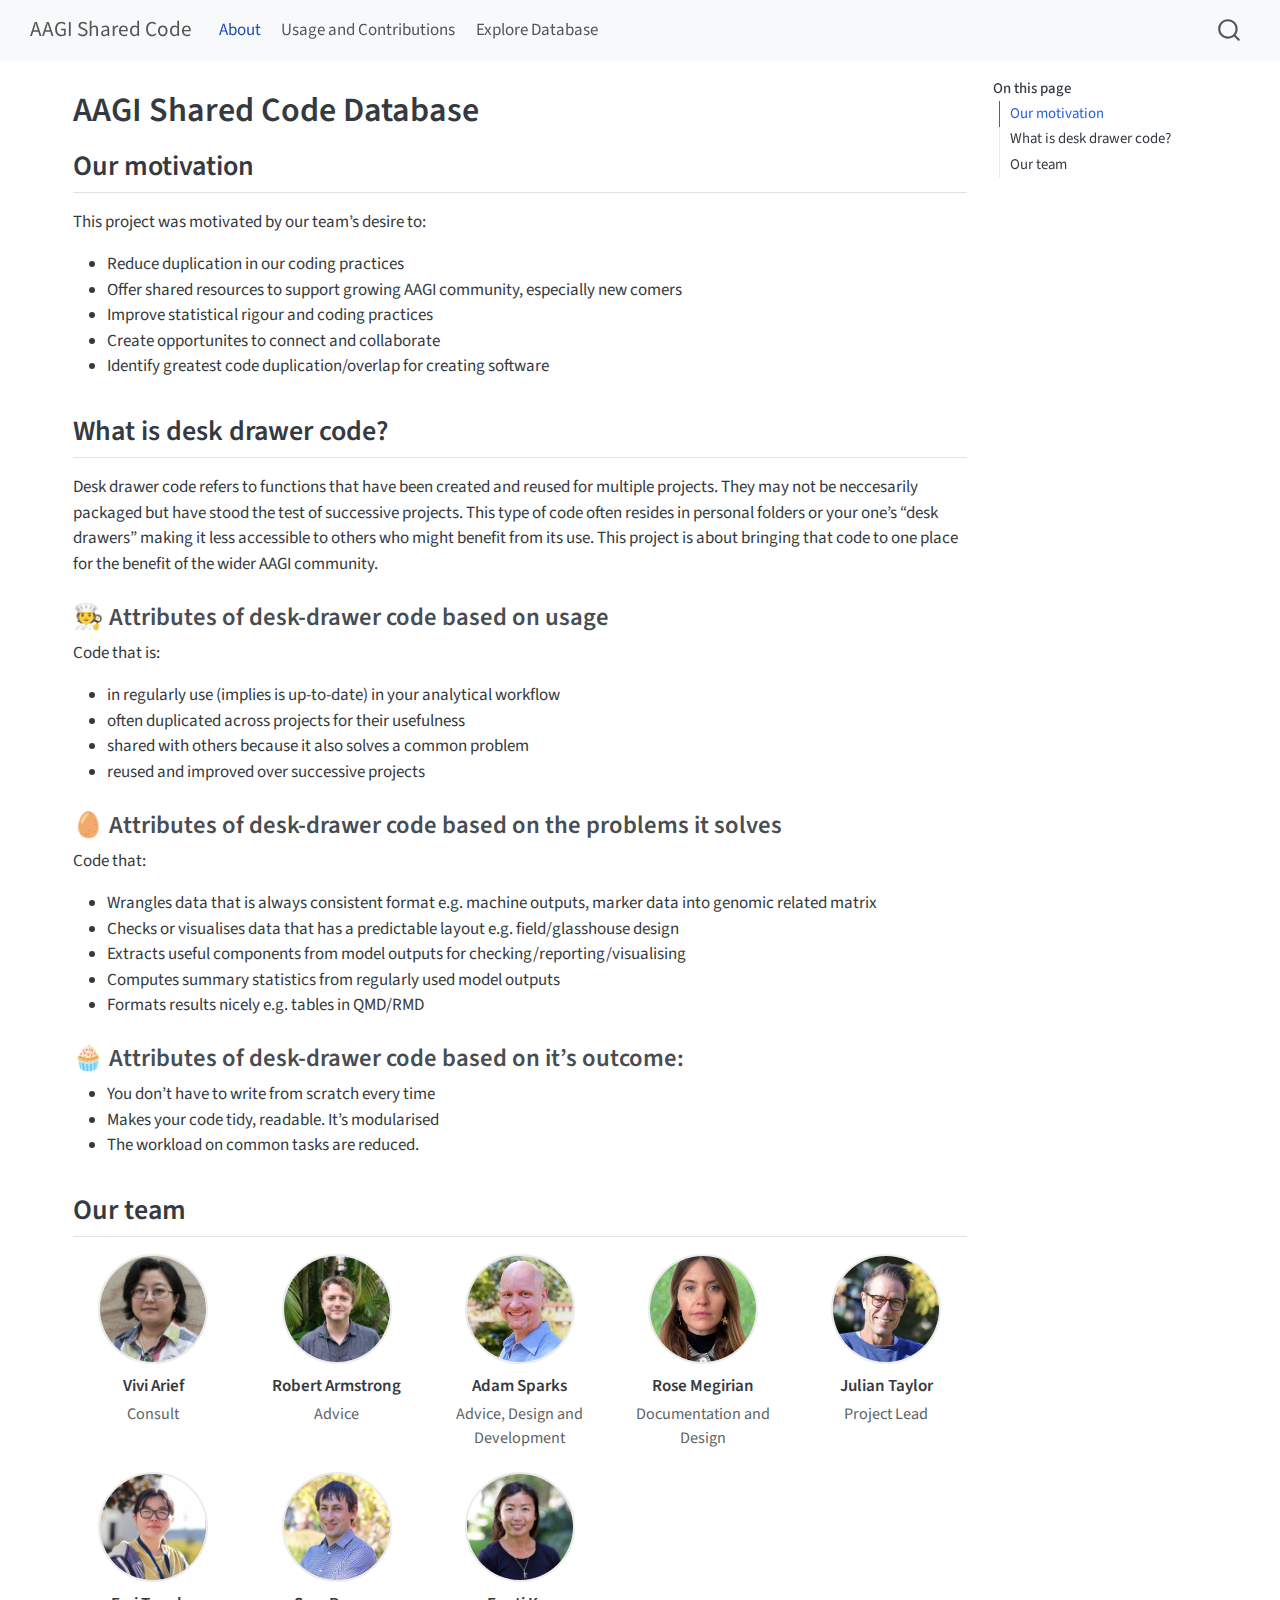
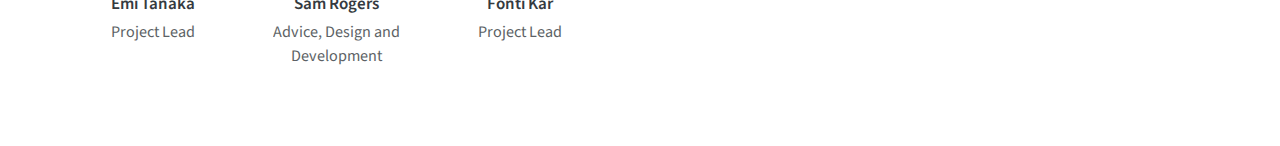
<file: database/index.html>
<!DOCTYPE html>
<html xmlns="http://www.w3.org/1999/xhtml" lang="en" xml:lang="en"><head>

<meta charset="utf-8">
<meta name="generator" content="quarto-1.8.27">

<meta name="viewport" content="width=device-width, initial-scale=1.0, user-scalable=yes">


<title>AAGI Shared Code Database – AAGI Shared Code</title>
<style>
code{white-space: pre-wrap;}
span.smallcaps{font-variant: small-caps;}
div.columns{display: flex; gap: min(4vw, 1.5em);}
div.column{flex: auto; overflow-x: auto;}
div.hanging-indent{margin-left: 1.5em; text-indent: -1.5em;}
ul.task-list{list-style: none;}
ul.task-list li input[type="checkbox"] {
  width: 0.8em;
  margin: 0 0.8em 0.2em -1em; /* quarto-specific, see https://github.com/quarto-dev/quarto-cli/issues/4556 */ 
  vertical-align: middle;
}
</style>


<script src="../site_libs/quarto-nav/quarto-nav.js"></script>
<script src="../site_libs/quarto-nav/headroom.min.js"></script>
<script src="../site_libs/clipboard/clipboard.min.js"></script>
<script src="../site_libs/quarto-search/autocomplete.umd.js"></script>
<script src="../site_libs/quarto-search/fuse.min.js"></script>
<script src="../site_libs/quarto-search/quarto-search.js"></script>
<meta name="quarto:offset" content="../">
<script src="../site_libs/quarto-html/quarto.js" type="module"></script>
<script src="../site_libs/quarto-html/tabsets/tabsets.js" type="module"></script>
<script src="../site_libs/quarto-html/axe/axe-check.js" type="module"></script>
<script src="../site_libs/quarto-html/popper.min.js"></script>
<script src="../site_libs/quarto-html/tippy.umd.min.js"></script>
<script src="../site_libs/quarto-html/anchor.min.js"></script>
<link href="../site_libs/quarto-html/tippy.css" rel="stylesheet">
<link href="../site_libs/quarto-html/quarto-syntax-highlighting-ed96de9b727972fe78a7b5d16c58bf87.css" rel="stylesheet" id="quarto-text-highlighting-styles">
<script src="../site_libs/bootstrap/bootstrap.min.js"></script>
<link href="../site_libs/bootstrap/bootstrap-icons.css" rel="stylesheet">
<link href="../site_libs/bootstrap/bootstrap-afa37c5c79185640b9c231024f4fe5ea.min.css" rel="stylesheet" append-hash="true" id="quarto-bootstrap" data-mode="light">
<script id="quarto-search-options" type="application/json">{
  "location": "navbar",
  "copy-button": false,
  "collapse-after": 3,
  "panel-placement": "end",
  "type": "overlay",
  "limit": 50,
  "keyboard-shortcut": [
    "f",
    "/",
    "s"
  ],
  "show-item-context": false,
  "language": {
    "search-no-results-text": "No results",
    "search-matching-documents-text": "matching documents",
    "search-copy-link-title": "Copy link to search",
    "search-hide-matches-text": "Hide additional matches",
    "search-more-match-text": "more match in this document",
    "search-more-matches-text": "more matches in this document",
    "search-clear-button-title": "Clear",
    "search-text-placeholder": "",
    "search-detached-cancel-button-title": "Cancel",
    "search-submit-button-title": "Submit",
    "search-label": "Search"
  }
}</script>


<link rel="stylesheet" href="../assets/styles.css">
</head>

<body class="nav-fixed quarto-light">

<div id="quarto-search-results"></div>
  <header id="quarto-header" class="headroom fixed-top">
    <nav class="navbar navbar-expand-lg " data-bs-theme="dark">
      <div class="navbar-container container-fluid">
      <div class="navbar-brand-container mx-auto">
    <a class="navbar-brand" href="../index.html">
    <span class="navbar-title">AAGI Shared Code</span>
    </a>
  </div>
            <div id="quarto-search" class="" title="Search"></div>
          <button class="navbar-toggler" type="button" data-bs-toggle="collapse" data-bs-target="#navbarCollapse" aria-controls="navbarCollapse" role="menu" aria-expanded="false" aria-label="Toggle navigation" onclick="if (window.quartoToggleHeadroom) { window.quartoToggleHeadroom(); }">
  <span class="navbar-toggler-icon"></span>
</button>
          <div class="collapse navbar-collapse" id="navbarCollapse">
            <ul class="navbar-nav navbar-nav-scroll me-auto">
  <li class="nav-item">
    <a class="nav-link active" href="../database/index.html" aria-current="page"> 
<span class="menu-text">About</span></a>
  </li>  
  <li class="nav-item">
    <a class="nav-link" href="../database/usage.html"> 
<span class="menu-text">Usage and Contributions</span></a>
  </li>  
  <li class="nav-item">
    <a class="nav-link" href="../database/dtable.html"> 
<span class="menu-text">Explore Database</span></a>
  </li>  
</ul>
          </div> <!-- /navcollapse -->
            <div class="quarto-navbar-tools">
</div>
      </div> <!-- /container-fluid -->
    </nav>
</header>
<!-- content -->
<div id="quarto-content" class="quarto-container page-columns page-rows-contents page-layout-full page-navbar">
<!-- sidebar -->
<!-- margin-sidebar -->
    <div id="quarto-margin-sidebar" class="sidebar margin-sidebar">
        <nav id="TOC" role="doc-toc" class="toc-active">
    <h2 id="toc-title">On this page</h2>
   
  <ul>
  <li><a href="#our-motivation" id="toc-our-motivation" class="nav-link active" data-scroll-target="#our-motivation">Our motivation</a></li>
  <li><a href="#what-is-desk-drawer-code" id="toc-what-is-desk-drawer-code" class="nav-link" data-scroll-target="#what-is-desk-drawer-code">What is desk drawer code?</a>
  <ul class="collapse">
  <li><a href="#attributes-of-desk-drawer-code-based-on-usage" id="toc-attributes-of-desk-drawer-code-based-on-usage" class="nav-link" data-scroll-target="#attributes-of-desk-drawer-code-based-on-usage">🧑‍🍳 Attributes of desk-drawer code based on usage</a></li>
  <li><a href="#attributes-of-desk-drawer-code-based-on-the-problems-it-solves" id="toc-attributes-of-desk-drawer-code-based-on-the-problems-it-solves" class="nav-link" data-scroll-target="#attributes-of-desk-drawer-code-based-on-the-problems-it-solves">🥚 Attributes of desk-drawer code based on the problems it solves</a></li>
  <li><a href="#attributes-of-desk-drawer-code-based-on-its-outcome" id="toc-attributes-of-desk-drawer-code-based-on-its-outcome" class="nav-link" data-scroll-target="#attributes-of-desk-drawer-code-based-on-its-outcome">🧁 Attributes of desk-drawer code based on it’s outcome:</a></li>
  </ul></li>
  <li><a href="#our-team" id="toc-our-team" class="nav-link" data-scroll-target="#our-team">Our team</a></li>
  </ul>
</nav>
    </div>
<!-- main -->
<main class="content column-page-left" id="quarto-document-content">

<header id="title-block-header" class="quarto-title-block default">
<div class="quarto-title">
<h1 class="title">AAGI Shared Code Database</h1>
</div>



<div class="quarto-title-meta column-page-left">

    
  
    
  </div>
  


</header>


<section id="our-motivation" class="level2">
<h2 class="anchored" data-anchor-id="our-motivation">Our motivation</h2>
<p>This project was motivated by our team’s desire to:</p>
<ul>
<li>Reduce duplication in our coding practices</li>
<li>Offer shared resources to support growing AAGI community, especially new comers</li>
<li>Improve statistical rigour and coding practices</li>
<li>Create opportunites to connect and collaborate</li>
<li>Identify greatest code duplication/overlap for creating software</li>
</ul>
</section>
<section id="what-is-desk-drawer-code" class="level2">
<h2 class="anchored" data-anchor-id="what-is-desk-drawer-code">What is desk drawer code?</h2>
<p>Desk drawer code refers to functions that have been created and reused for multiple projects. They may not be neccesarily packaged but have stood the test of successive projects. This type of code often resides in personal folders or your one’s “desk drawers” making it less accessible to others who might benefit from its use. This project is about bringing that code to one place for the benefit of the wider AAGI community.</p>
<section id="attributes-of-desk-drawer-code-based-on-usage" class="level3">
<h3 class="anchored" data-anchor-id="attributes-of-desk-drawer-code-based-on-usage">🧑‍🍳 Attributes of desk-drawer code based on usage</h3>
<p>Code that is:</p>
<ul>
<li>in regularly use (implies is up-to-date) in your analytical workflow</li>
<li>often duplicated across projects for their usefulness</li>
<li>shared with others because it also solves a common problem</li>
<li>reused and improved over successive projects</li>
</ul>
</section>
<section id="attributes-of-desk-drawer-code-based-on-the-problems-it-solves" class="level3">
<h3 class="anchored" data-anchor-id="attributes-of-desk-drawer-code-based-on-the-problems-it-solves">🥚 Attributes of desk-drawer code based on the problems it solves</h3>
<p>Code that:</p>
<ul>
<li>Wrangles data that is always consistent format e.g.&nbsp;machine outputs, marker data into genomic related matrix</li>
<li>Checks or visualises data that has a predictable layout e.g.&nbsp;field/glasshouse design</li>
<li>Extracts useful components from model outputs for checking/reporting/visualising</li>
<li>Computes summary statistics from regularly used model outputs</li>
<li>Formats results nicely e.g.&nbsp;tables in QMD/RMD</li>
</ul>
</section>
<section id="attributes-of-desk-drawer-code-based-on-its-outcome" class="level3">
<h3 class="anchored" data-anchor-id="attributes-of-desk-drawer-code-based-on-its-outcome">🧁 Attributes of desk-drawer code based on it’s outcome:</h3>
<ul>
<li>You don’t have to write from scratch every time</li>
<li>Makes your code tidy, readable. It’s modularised</li>
<li>The workload on common tasks are reduced.</li>
</ul>
</section>
</section>
<section id="our-team" class="level2">
<h2 class="anchored" data-anchor-id="our-team">Our team</h2>
<div class="team-grid">
<div class="team-card">
<img src="../assets/team/vivi-arief.png" class="team-photo img-fluid" alt="Vivi Arief headshot">
<p class="team-name">
Vivi Arief
</p>
<p class="team-role">
Consult
</p>
</div>
<div class="team-card">
<img src="../assets/team/robert-armstrong.png" class="team-photo img-fluid" alt="Robert Armstrong headshot">
<p class="team-name">
Robert Armstrong
</p>
<p class="team-role">
Advice
</p>
</div>
<div class="team-card">
<img src="../assets/team/adam-sparks.png" class="team-photo img-fluid" alt="Adam Sparks headshot">
<p class="team-name">
Adam Sparks
</p>
<p class="team-role">
Advice, Design and Development
</p>
</div>
<div class="team-card">
<img src="../assets/team/rose-megirian.png" class="team-photo img-fluid" alt="Rose Megirian headshot">
<p class="team-name">
Rose Megirian
</p>
<p class="team-role">
Documentation and Design
</p>
</div>
<div class="team-card">
<img src="../assets/team/julian-taylor.png" class="team-photo img-fluid" alt="Julian Taylor headshot">
<p class="team-name">
Julian Taylor
</p>
<p class="team-role">
Project Lead
</p>
</div>
<div class="team-card">
<a href="https://github.com/emitanaka" target="_blank" rel="noopener"><img src="../assets/team/emi-tanaka.png" class="team-photo img-fluid" alt="Emi Tanaka headshot"></a>
<p class="team-name">
Emi Tanaka
</p>
<p class="team-role">
Project Lead
</p>
</div>
<div class="team-card">
<img src="../assets/team/sam-rogers.png" class="team-photo img-fluid" alt="Sam Rogers headshot">
<p class="team-name">
Sam Rogers
</p>
<p class="team-role">
Advice, Design and Development
</p>
</div>
<div class="team-card">
<img src="../assets/team/fonti-kar.png" class="team-photo img-fluid" alt="Fonti Kar headshot">
<p class="team-name">
Fonti Kar
</p>
<p class="team-role">
Project Lead
</p>
</div>
</div>


</section>

</main> <!-- /main -->
<script id="quarto-html-after-body" type="application/javascript">
  window.document.addEventListener("DOMContentLoaded", function (event) {
    const icon = "";
    const anchorJS = new window.AnchorJS();
    anchorJS.options = {
      placement: 'right',
      icon: icon
    };
    anchorJS.add('.anchored');
    const isCodeAnnotation = (el) => {
      for (const clz of el.classList) {
        if (clz.startsWith('code-annotation-')) {                     
          return true;
        }
      }
      return false;
    }
    const onCopySuccess = function(e) {
      // button target
      const button = e.trigger;
      // don't keep focus
      button.blur();
      // flash "checked"
      button.classList.add('code-copy-button-checked');
      var currentTitle = button.getAttribute("title");
      button.setAttribute("title", "Copied!");
      let tooltip;
      if (window.bootstrap) {
        button.setAttribute("data-bs-toggle", "tooltip");
        button.setAttribute("data-bs-placement", "left");
        button.setAttribute("data-bs-title", "Copied!");
        tooltip = new bootstrap.Tooltip(button, 
          { trigger: "manual", 
            customClass: "code-copy-button-tooltip",
            offset: [0, -8]});
        tooltip.show();    
      }
      setTimeout(function() {
        if (tooltip) {
          tooltip.hide();
          button.removeAttribute("data-bs-title");
          button.removeAttribute("data-bs-toggle");
          button.removeAttribute("data-bs-placement");
        }
        button.setAttribute("title", currentTitle);
        button.classList.remove('code-copy-button-checked');
      }, 1000);
      // clear code selection
      e.clearSelection();
    }
    const getTextToCopy = function(trigger) {
      const outerScaffold = trigger.parentElement.cloneNode(true);
      const codeEl = outerScaffold.querySelector('code');
      for (const childEl of codeEl.children) {
        if (isCodeAnnotation(childEl)) {
          childEl.remove();
        }
      }
      return codeEl.innerText;
    }
    const clipboard = new window.ClipboardJS('.code-copy-button:not([data-in-quarto-modal])', {
      text: getTextToCopy
    });
    clipboard.on('success', onCopySuccess);
    if (window.document.getElementById('quarto-embedded-source-code-modal')) {
      const clipboardModal = new window.ClipboardJS('.code-copy-button[data-in-quarto-modal]', {
        text: getTextToCopy,
        container: window.document.getElementById('quarto-embedded-source-code-modal')
      });
      clipboardModal.on('success', onCopySuccess);
    }
      var localhostRegex = new RegExp(/^(?:http|https):\/\/localhost\:?[0-9]*\//);
      var mailtoRegex = new RegExp(/^mailto:/);
        var filterRegex = new RegExp('/' + window.location.host + '/');
      var isInternal = (href) => {
          return filterRegex.test(href) || localhostRegex.test(href) || mailtoRegex.test(href);
      }
      // Inspect non-navigation links and adorn them if external
     var links = window.document.querySelectorAll('a[href]:not(.nav-link):not(.navbar-brand):not(.toc-action):not(.sidebar-link):not(.sidebar-item-toggle):not(.pagination-link):not(.no-external):not([aria-hidden]):not(.dropdown-item):not(.quarto-navigation-tool):not(.about-link)');
      for (var i=0; i<links.length; i++) {
        const link = links[i];
        if (!isInternal(link.href)) {
          // undo the damage that might have been done by quarto-nav.js in the case of
          // links that we want to consider external
          if (link.dataset.originalHref !== undefined) {
            link.href = link.dataset.originalHref;
          }
        }
      }
    function tippyHover(el, contentFn, onTriggerFn, onUntriggerFn) {
      const config = {
        allowHTML: true,
        maxWidth: 500,
        delay: 100,
        arrow: false,
        appendTo: function(el) {
            return el.parentElement;
        },
        interactive: true,
        interactiveBorder: 10,
        theme: 'quarto',
        placement: 'bottom-start',
      };
      if (contentFn) {
        config.content = contentFn;
      }
      if (onTriggerFn) {
        config.onTrigger = onTriggerFn;
      }
      if (onUntriggerFn) {
        config.onUntrigger = onUntriggerFn;
      }
      window.tippy(el, config); 
    }
    const noterefs = window.document.querySelectorAll('a[role="doc-noteref"]');
    for (var i=0; i<noterefs.length; i++) {
      const ref = noterefs[i];
      tippyHover(ref, function() {
        // use id or data attribute instead here
        let href = ref.getAttribute('data-footnote-href') || ref.getAttribute('href');
        try { href = new URL(href).hash; } catch {}
        const id = href.replace(/^#\/?/, "");
        const note = window.document.getElementById(id);
        if (note) {
          return note.innerHTML;
        } else {
          return "";
        }
      });
    }
    const xrefs = window.document.querySelectorAll('a.quarto-xref');
    const processXRef = (id, note) => {
      // Strip column container classes
      const stripColumnClz = (el) => {
        el.classList.remove("page-full", "page-columns");
        if (el.children) {
          for (const child of el.children) {
            stripColumnClz(child);
          }
        }
      }
      stripColumnClz(note)
      if (id === null || id.startsWith('sec-')) {
        // Special case sections, only their first couple elements
        const container = document.createElement("div");
        if (note.children && note.children.length > 2) {
          container.appendChild(note.children[0].cloneNode(true));
          for (let i = 1; i < note.children.length; i++) {
            const child = note.children[i];
            if (child.tagName === "P" && child.innerText === "") {
              continue;
            } else {
              container.appendChild(child.cloneNode(true));
              break;
            }
          }
          if (window.Quarto?.typesetMath) {
            window.Quarto.typesetMath(container);
          }
          return container.innerHTML
        } else {
          if (window.Quarto?.typesetMath) {
            window.Quarto.typesetMath(note);
          }
          return note.innerHTML;
        }
      } else {
        // Remove any anchor links if they are present
        const anchorLink = note.querySelector('a.anchorjs-link');
        if (anchorLink) {
          anchorLink.remove();
        }
        if (window.Quarto?.typesetMath) {
          window.Quarto.typesetMath(note);
        }
        if (note.classList.contains("callout")) {
          return note.outerHTML;
        } else {
          return note.innerHTML;
        }
      }
    }
    for (var i=0; i<xrefs.length; i++) {
      const xref = xrefs[i];
      tippyHover(xref, undefined, function(instance) {
        instance.disable();
        let url = xref.getAttribute('href');
        let hash = undefined; 
        if (url.startsWith('#')) {
          hash = url;
        } else {
          try { hash = new URL(url).hash; } catch {}
        }
        if (hash) {
          const id = hash.replace(/^#\/?/, "");
          const note = window.document.getElementById(id);
          if (note !== null) {
            try {
              const html = processXRef(id, note.cloneNode(true));
              instance.setContent(html);
            } finally {
              instance.enable();
              instance.show();
            }
          } else {
            // See if we can fetch this
            fetch(url.split('#')[0])
            .then(res => res.text())
            .then(html => {
              const parser = new DOMParser();
              const htmlDoc = parser.parseFromString(html, "text/html");
              const note = htmlDoc.getElementById(id);
              if (note !== null) {
                const html = processXRef(id, note);
                instance.setContent(html);
              } 
            }).finally(() => {
              instance.enable();
              instance.show();
            });
          }
        } else {
          // See if we can fetch a full url (with no hash to target)
          // This is a special case and we should probably do some content thinning / targeting
          fetch(url)
          .then(res => res.text())
          .then(html => {
            const parser = new DOMParser();
            const htmlDoc = parser.parseFromString(html, "text/html");
            const note = htmlDoc.querySelector('main.content');
            if (note !== null) {
              // This should only happen for chapter cross references
              // (since there is no id in the URL)
              // remove the first header
              if (note.children.length > 0 && note.children[0].tagName === "HEADER") {
                note.children[0].remove();
              }
              const html = processXRef(null, note);
              instance.setContent(html);
            } 
          }).finally(() => {
            instance.enable();
            instance.show();
          });
        }
      }, function(instance) {
      });
    }
        let selectedAnnoteEl;
        const selectorForAnnotation = ( cell, annotation) => {
          let cellAttr = 'data-code-cell="' + cell + '"';
          let lineAttr = 'data-code-annotation="' +  annotation + '"';
          const selector = 'span[' + cellAttr + '][' + lineAttr + ']';
          return selector;
        }
        const selectCodeLines = (annoteEl) => {
          const doc = window.document;
          const targetCell = annoteEl.getAttribute("data-target-cell");
          const targetAnnotation = annoteEl.getAttribute("data-target-annotation");
          const annoteSpan = window.document.querySelector(selectorForAnnotation(targetCell, targetAnnotation));
          const lines = annoteSpan.getAttribute("data-code-lines").split(",");
          const lineIds = lines.map((line) => {
            return targetCell + "-" + line;
          })
          let top = null;
          let height = null;
          let parent = null;
          if (lineIds.length > 0) {
              //compute the position of the single el (top and bottom and make a div)
              const el = window.document.getElementById(lineIds[0]);
              top = el.offsetTop;
              height = el.offsetHeight;
              parent = el.parentElement.parentElement;
            if (lineIds.length > 1) {
              const lastEl = window.document.getElementById(lineIds[lineIds.length - 1]);
              const bottom = lastEl.offsetTop + lastEl.offsetHeight;
              height = bottom - top;
            }
            if (top !== null && height !== null && parent !== null) {
              // cook up a div (if necessary) and position it 
              let div = window.document.getElementById("code-annotation-line-highlight");
              if (div === null) {
                div = window.document.createElement("div");
                div.setAttribute("id", "code-annotation-line-highlight");
                div.style.position = 'absolute';
                parent.appendChild(div);
              }
              div.style.top = top - 2 + "px";
              div.style.height = height + 4 + "px";
              div.style.left = 0;
              let gutterDiv = window.document.getElementById("code-annotation-line-highlight-gutter");
              if (gutterDiv === null) {
                gutterDiv = window.document.createElement("div");
                gutterDiv.setAttribute("id", "code-annotation-line-highlight-gutter");
                gutterDiv.style.position = 'absolute';
                const codeCell = window.document.getElementById(targetCell);
                const gutter = codeCell.querySelector('.code-annotation-gutter');
                gutter.appendChild(gutterDiv);
              }
              gutterDiv.style.top = top - 2 + "px";
              gutterDiv.style.height = height + 4 + "px";
            }
            selectedAnnoteEl = annoteEl;
          }
        };
        const unselectCodeLines = () => {
          const elementsIds = ["code-annotation-line-highlight", "code-annotation-line-highlight-gutter"];
          elementsIds.forEach((elId) => {
            const div = window.document.getElementById(elId);
            if (div) {
              div.remove();
            }
          });
          selectedAnnoteEl = undefined;
        };
          // Handle positioning of the toggle
      window.addEventListener(
        "resize",
        throttle(() => {
          elRect = undefined;
          if (selectedAnnoteEl) {
            selectCodeLines(selectedAnnoteEl);
          }
        }, 10)
      );
      function throttle(fn, ms) {
      let throttle = false;
      let timer;
        return (...args) => {
          if(!throttle) { // first call gets through
              fn.apply(this, args);
              throttle = true;
          } else { // all the others get throttled
              if(timer) clearTimeout(timer); // cancel #2
              timer = setTimeout(() => {
                fn.apply(this, args);
                timer = throttle = false;
              }, ms);
          }
        };
      }
        // Attach click handler to the DT
        const annoteDls = window.document.querySelectorAll('dt[data-target-cell]');
        for (const annoteDlNode of annoteDls) {
          annoteDlNode.addEventListener('click', (event) => {
            const clickedEl = event.target;
            if (clickedEl !== selectedAnnoteEl) {
              unselectCodeLines();
              const activeEl = window.document.querySelector('dt[data-target-cell].code-annotation-active');
              if (activeEl) {
                activeEl.classList.remove('code-annotation-active');
              }
              selectCodeLines(clickedEl);
              clickedEl.classList.add('code-annotation-active');
            } else {
              // Unselect the line
              unselectCodeLines();
              clickedEl.classList.remove('code-annotation-active');
            }
          });
        }
    const findCites = (el) => {
      const parentEl = el.parentElement;
      if (parentEl) {
        const cites = parentEl.dataset.cites;
        if (cites) {
          return {
            el,
            cites: cites.split(' ')
          };
        } else {
          return findCites(el.parentElement)
        }
      } else {
        return undefined;
      }
    };
    var bibliorefs = window.document.querySelectorAll('a[role="doc-biblioref"]');
    for (var i=0; i<bibliorefs.length; i++) {
      const ref = bibliorefs[i];
      const citeInfo = findCites(ref);
      if (citeInfo) {
        tippyHover(citeInfo.el, function() {
          var popup = window.document.createElement('div');
          citeInfo.cites.forEach(function(cite) {
            var citeDiv = window.document.createElement('div');
            citeDiv.classList.add('hanging-indent');
            citeDiv.classList.add('csl-entry');
            var biblioDiv = window.document.getElementById('ref-' + cite);
            if (biblioDiv) {
              citeDiv.innerHTML = biblioDiv.innerHTML;
            }
            popup.appendChild(citeDiv);
          });
          return popup.innerHTML;
        });
      }
    }
  });
  </script>
</div> <!-- /content -->




</body></html>
</file>
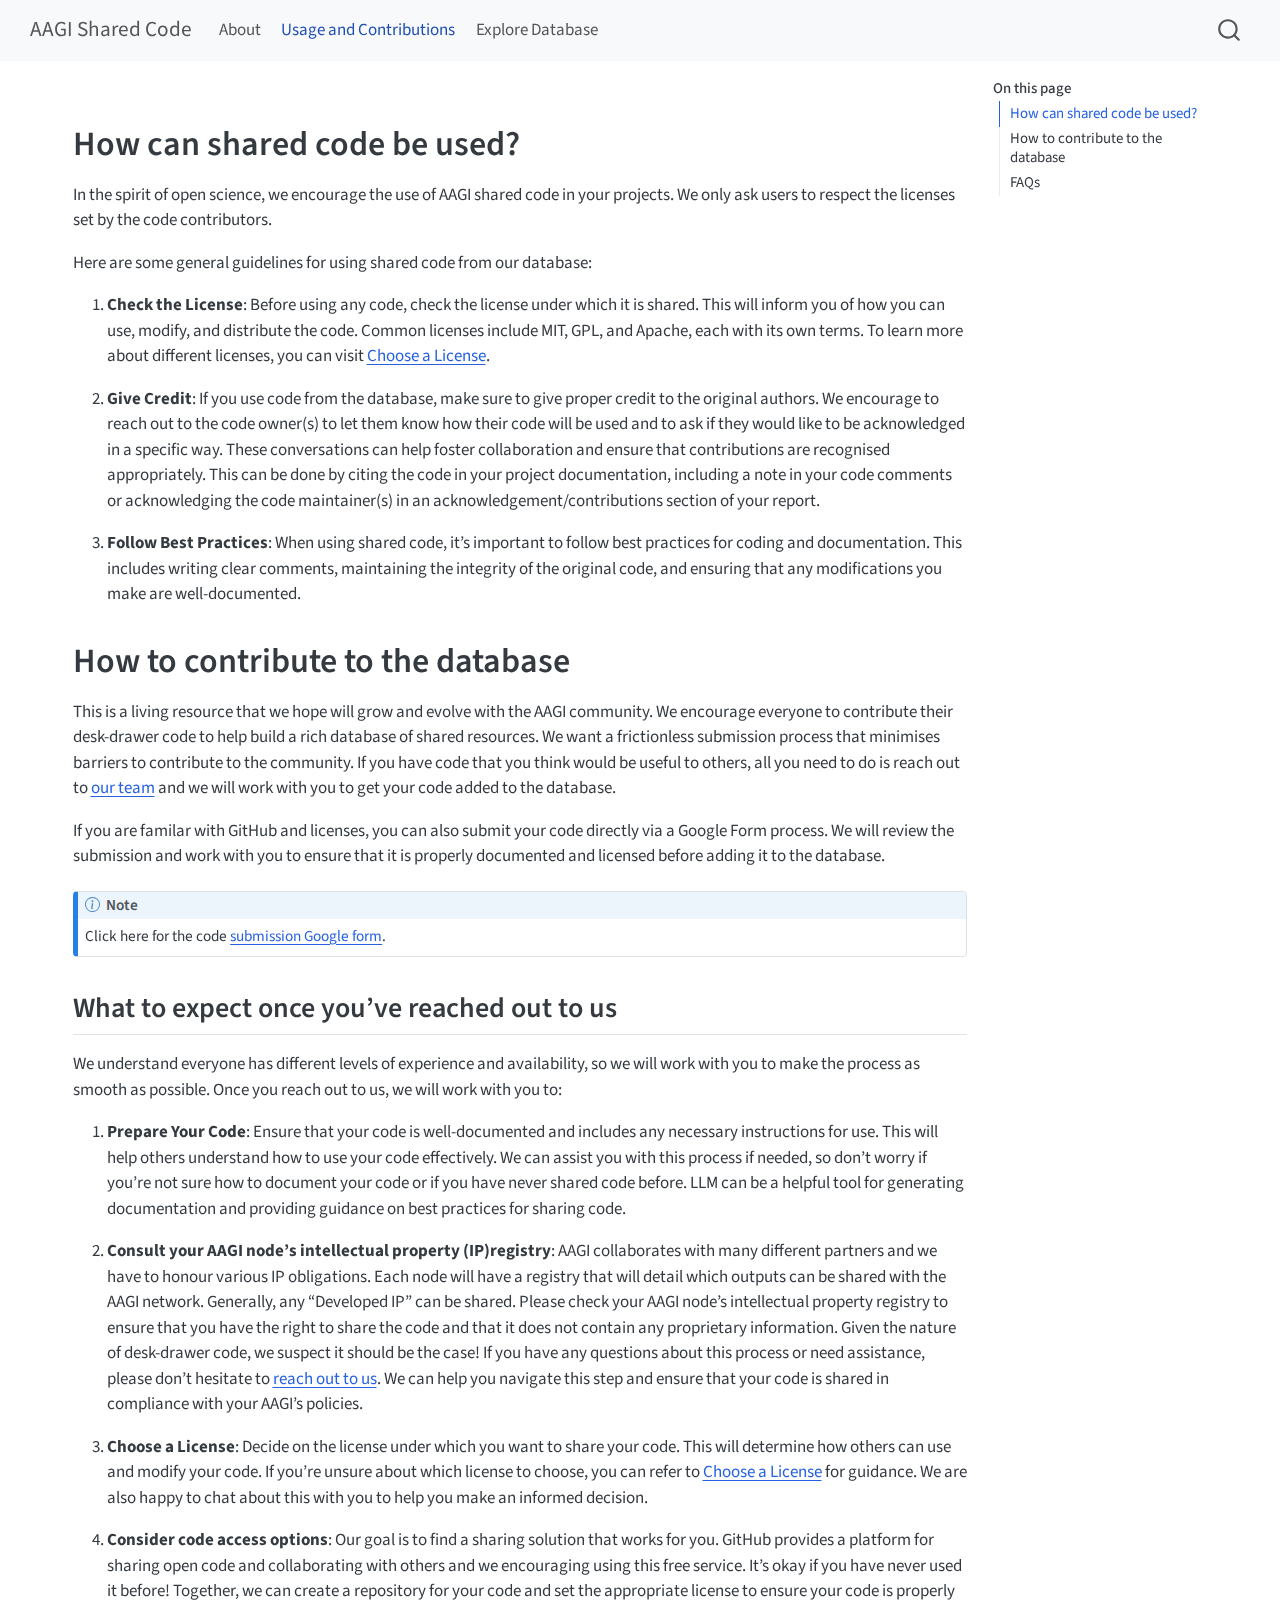
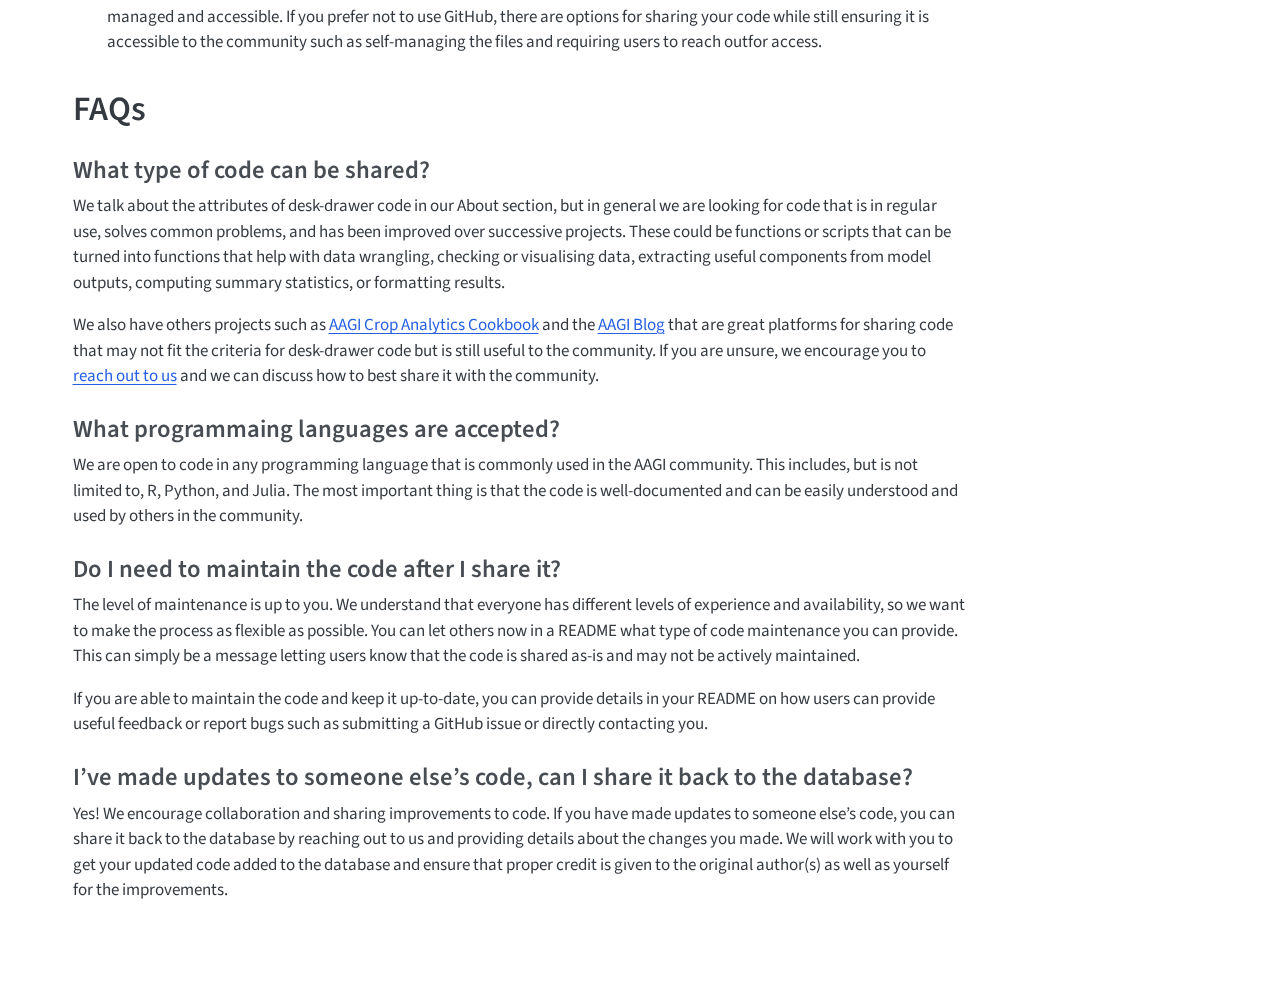
<file: database/usage.html>
<!DOCTYPE html>
<html xmlns="http://www.w3.org/1999/xhtml" lang="en" xml:lang="en"><head>

<meta charset="utf-8">
<meta name="generator" content="quarto-1.8.27">

<meta name="viewport" content="width=device-width, initial-scale=1.0, user-scalable=yes">


<title>usage – AAGI Shared Code</title>
<style>
code{white-space: pre-wrap;}
span.smallcaps{font-variant: small-caps;}
div.columns{display: flex; gap: min(4vw, 1.5em);}
div.column{flex: auto; overflow-x: auto;}
div.hanging-indent{margin-left: 1.5em; text-indent: -1.5em;}
ul.task-list{list-style: none;}
ul.task-list li input[type="checkbox"] {
  width: 0.8em;
  margin: 0 0.8em 0.2em -1em; /* quarto-specific, see https://github.com/quarto-dev/quarto-cli/issues/4556 */ 
  vertical-align: middle;
}
</style>


<script src="../site_libs/quarto-nav/quarto-nav.js"></script>
<script src="../site_libs/quarto-nav/headroom.min.js"></script>
<script src="../site_libs/clipboard/clipboard.min.js"></script>
<script src="../site_libs/quarto-search/autocomplete.umd.js"></script>
<script src="../site_libs/quarto-search/fuse.min.js"></script>
<script src="../site_libs/quarto-search/quarto-search.js"></script>
<meta name="quarto:offset" content="../">
<script src="../site_libs/quarto-html/quarto.js" type="module"></script>
<script src="../site_libs/quarto-html/tabsets/tabsets.js" type="module"></script>
<script src="../site_libs/quarto-html/axe/axe-check.js" type="module"></script>
<script src="../site_libs/quarto-html/popper.min.js"></script>
<script src="../site_libs/quarto-html/tippy.umd.min.js"></script>
<script src="../site_libs/quarto-html/anchor.min.js"></script>
<link href="../site_libs/quarto-html/tippy.css" rel="stylesheet">
<link href="../site_libs/quarto-html/quarto-syntax-highlighting-ed96de9b727972fe78a7b5d16c58bf87.css" rel="stylesheet" id="quarto-text-highlighting-styles">
<script src="../site_libs/bootstrap/bootstrap.min.js"></script>
<link href="../site_libs/bootstrap/bootstrap-icons.css" rel="stylesheet">
<link href="../site_libs/bootstrap/bootstrap-afa37c5c79185640b9c231024f4fe5ea.min.css" rel="stylesheet" append-hash="true" id="quarto-bootstrap" data-mode="light">
<script id="quarto-search-options" type="application/json">{
  "location": "navbar",
  "copy-button": false,
  "collapse-after": 3,
  "panel-placement": "end",
  "type": "overlay",
  "limit": 50,
  "keyboard-shortcut": [
    "f",
    "/",
    "s"
  ],
  "show-item-context": false,
  "language": {
    "search-no-results-text": "No results",
    "search-matching-documents-text": "matching documents",
    "search-copy-link-title": "Copy link to search",
    "search-hide-matches-text": "Hide additional matches",
    "search-more-match-text": "more match in this document",
    "search-more-matches-text": "more matches in this document",
    "search-clear-button-title": "Clear",
    "search-text-placeholder": "",
    "search-detached-cancel-button-title": "Cancel",
    "search-submit-button-title": "Submit",
    "search-label": "Search"
  }
}</script>


<link rel="stylesheet" href="../assets/styles.css">
</head>

<body class="nav-fixed quarto-light">

<div id="quarto-search-results"></div>
  <header id="quarto-header" class="headroom fixed-top">
    <nav class="navbar navbar-expand-lg " data-bs-theme="dark">
      <div class="navbar-container container-fluid">
      <div class="navbar-brand-container mx-auto">
    <a class="navbar-brand" href="../index.html">
    <span class="navbar-title">AAGI Shared Code</span>
    </a>
  </div>
            <div id="quarto-search" class="" title="Search"></div>
          <button class="navbar-toggler" type="button" data-bs-toggle="collapse" data-bs-target="#navbarCollapse" aria-controls="navbarCollapse" role="menu" aria-expanded="false" aria-label="Toggle navigation" onclick="if (window.quartoToggleHeadroom) { window.quartoToggleHeadroom(); }">
  <span class="navbar-toggler-icon"></span>
</button>
          <div class="collapse navbar-collapse" id="navbarCollapse">
            <ul class="navbar-nav navbar-nav-scroll me-auto">
  <li class="nav-item">
    <a class="nav-link" href="../database/index.html"> 
<span class="menu-text">About</span></a>
  </li>  
  <li class="nav-item">
    <a class="nav-link active" href="../database/usage.html" aria-current="page"> 
<span class="menu-text">Usage and Contributions</span></a>
  </li>  
  <li class="nav-item">
    <a class="nav-link" href="../database/dtable.html"> 
<span class="menu-text">Explore Database</span></a>
  </li>  
</ul>
          </div> <!-- /navcollapse -->
            <div class="quarto-navbar-tools">
</div>
      </div> <!-- /container-fluid -->
    </nav>
</header>
<!-- content -->
<div id="quarto-content" class="quarto-container page-columns page-rows-contents page-layout-full page-navbar">
<!-- sidebar -->
<!-- margin-sidebar -->
    <div id="quarto-margin-sidebar" class="sidebar margin-sidebar">
        <nav id="TOC" role="doc-toc" class="toc-active">
    <h2 id="toc-title">On this page</h2>
   
  <ul>
  <li><a href="#how-can-shared-code-be-used" id="toc-how-can-shared-code-be-used" class="nav-link active" data-scroll-target="#how-can-shared-code-be-used">How can shared code be used?</a></li>
  <li><a href="#how-to-contribute-to-the-database" id="toc-how-to-contribute-to-the-database" class="nav-link" data-scroll-target="#how-to-contribute-to-the-database">How to contribute to the database</a>
  <ul class="collapse">
  <li><a href="#what-to-expect-once-youve-reached-out-to-us" id="toc-what-to-expect-once-youve-reached-out-to-us" class="nav-link" data-scroll-target="#what-to-expect-once-youve-reached-out-to-us">What to expect once you’ve reached out to us</a></li>
  </ul></li>
  <li><a href="#faqs" id="toc-faqs" class="nav-link" data-scroll-target="#faqs">FAQs</a>
  <ul class="collapse">
  <li><a href="#what-type-of-code-can-be-shared" id="toc-what-type-of-code-can-be-shared" class="nav-link" data-scroll-target="#what-type-of-code-can-be-shared">What type of code can be shared?</a></li>
  <li><a href="#what-programmaing-languages-are-accepted" id="toc-what-programmaing-languages-are-accepted" class="nav-link" data-scroll-target="#what-programmaing-languages-are-accepted">What programmaing languages are accepted?</a></li>
  <li><a href="#do-i-need-to-maintain-the-code-after-i-share-it" id="toc-do-i-need-to-maintain-the-code-after-i-share-it" class="nav-link" data-scroll-target="#do-i-need-to-maintain-the-code-after-i-share-it">Do I need to maintain the code after I share it?</a></li>
  <li><a href="#ive-made-updates-to-someone-elses-code-can-i-share-it-back-to-the-database" id="toc-ive-made-updates-to-someone-elses-code-can-i-share-it-back-to-the-database" class="nav-link" data-scroll-target="#ive-made-updates-to-someone-elses-code-can-i-share-it-back-to-the-database">I’ve made updates to someone else’s code, can I share it back to the database?</a></li>
  </ul></li>
  </ul>
</nav>
    </div>
<!-- main -->
<main class="content column-page-left" id="quarto-document-content"><header id="title-block-header" class="quarto-title-block"></header>




<section id="how-can-shared-code-be-used" class="level1">
<h1>How can shared code be used?</h1>
<p>In the spirit of open science, we encourage the use of AAGI shared code in your projects. We only ask users to respect the licenses set by the code contributors.</p>
<p>Here are some general guidelines for using shared code from our database:</p>
<ol type="1">
<li><p><strong>Check the License</strong>: Before using any code, check the license under which it is shared. This will inform you of how you can use, modify, and distribute the code. Common licenses include MIT, GPL, and Apache, each with its own terms. To learn more about different licenses, you can visit <a href="https://choosealicense.com/">Choose a License</a>.</p></li>
<li><p><strong>Give Credit</strong>: If you use code from the database, make sure to give proper credit to the original authors. We encourage to reach out to the code owner(s) to let them know how their code will be used and to ask if they would like to be acknowledged in a specific way. These conversations can help foster collaboration and ensure that contributions are recognised appropriately. This can be done by citing the code in your project documentation, including a note in your code comments or acknowledging the code maintainer(s) in an acknowledgement/contributions section of your report.</p></li>
<li><p><strong>Follow Best Practices</strong>: When using shared code, it’s important to follow best practices for coding and documentation. This includes writing clear comments, maintaining the integrity of the original code, and ensuring that any modifications you make are well-documented.</p></li>
</ol>
</section>
<section id="how-to-contribute-to-the-database" class="level1">
<h1>How to contribute to the database</h1>
<p>This is a living resource that we hope will grow and evolve with the AAGI community. We encourage everyone to contribute their desk-drawer code to help build a rich database of shared resources. We want a frictionless submission process that minimises barriers to contribute to the community. If you have code that you think would be useful to others, all you need to do is reach out to <a href="">our team</a> and we will work with you to get your code added to the database.</p>
<p>If you are familar with GitHub and licenses, you can also submit your code directly via a Google Form process. We will review the submission and work with you to ensure that it is properly documented and licensed before adding it to the database.</p>
<div class="callout callout-style-default callout-note callout-titled">
<div class="callout-header d-flex align-content-center">
<div class="callout-icon-container">
<i class="callout-icon"></i>
</div>
<div class="callout-title-container flex-fill">
Note
</div>
</div>
<div class="callout-body-container callout-body">
<p>Click here for the code <a href="https://docs.google.com/forms/d/e/1FAIpQLSdTo_Fmx2lsDqWLtMBIenVIIfUKpK4aksAV3ub2Q7gngRoMqg/viewform?usp=sharing&amp;ouid=105074112879814111870" target="_blank">submission Google form</a>.</p>
</div>
</div>
<!-- TODO: Can we make a contact form here or link to Github issues for submissions? -->
<section id="what-to-expect-once-youve-reached-out-to-us" class="level2">
<h2 class="anchored" data-anchor-id="what-to-expect-once-youve-reached-out-to-us">What to expect once you’ve reached out to us</h2>
<p>We understand everyone has different levels of experience and availability, so we will work with you to make the process as smooth as possible. Once you reach out to us, we will work with you to:</p>
<ol type="1">
<li><p><strong>Prepare Your Code</strong>: Ensure that your code is well-documented and includes any necessary instructions for use. This will help others understand how to use your code effectively. We can assist you with this process if needed, so don’t worry if you’re not sure how to document your code or if you have never shared code before. LLM can be a helpful tool for generating documentation and providing guidance on best practices for sharing code.</p></li>
<li><p><strong>Consult your AAGI node’s intellectual property (IP)registry</strong>: AAGI collaborates with many different partners and we have to honour various IP obligations. Each node will have a registry that will detail which outputs can be shared with the AAGI network. Generally, any “Developed IP” can be shared. Please check your AAGI node’s intellectual property registry to ensure that you have the right to share the code and that it does not contain any proprietary information. Given the nature of desk-drawer code, we suspect it should be the case! If you have any questions about this process or need assistance, please don’t hesitate to <a href="">reach out to us</a>. We can help you navigate this step and ensure that your code is shared in compliance with your AAGI’s policies.</p></li>
<li><p><strong>Choose a License</strong>: Decide on the license under which you want to share your code. This will determine how others can use and modify your code. If you’re unsure about which license to choose, you can refer to <a href="https://choosealicense.com/">Choose a License</a> for guidance. We are also happy to chat about this with you to help you make an informed decision.</p></li>
<li><p><strong>Consider code access options</strong>: Our goal is to find a sharing solution that works for you. GitHub provides a platform for sharing open code and collaborating with others and we encouraging using this free service. It’s okay if you have never used it before! Together, we can create a repository for your code and set the appropriate license to ensure your code is properly managed and accessible. If you prefer not to use GitHub, there are options for sharing your code while still ensuring it is accessible to the community such as self-managing the files and requiring users to reach outfor access.</p></li>
</ol>
</section>
</section>
<section id="faqs" class="level1">
<h1>FAQs</h1>
<section id="what-type-of-code-can-be-shared" class="level3">
<h3 class="anchored" data-anchor-id="what-type-of-code-can-be-shared">What type of code can be shared?</h3>
<p>We talk about the attributes of desk-drawer code in our About section, but in general we are looking for code that is in regular use, solves common problems, and has been improved over successive projects. These could be functions or scripts that can be turned into functions that help with data wrangling, checking or visualising data, extracting useful components from model outputs, computing summary statistics, or formatting results.</p>
<p>We also have others projects such as <a href="">AAGI Crop Analytics Cookbook</a> and the <a href="">AAGI Blog</a> that are great platforms for sharing code that may not fit the criteria for desk-drawer code but is still useful to the community. If you are unsure, we encourage you to <a href="">reach out to us</a> and we can discuss how to best share it with the community.</p>
</section>
<section id="what-programmaing-languages-are-accepted" class="level3">
<h3 class="anchored" data-anchor-id="what-programmaing-languages-are-accepted">What programmaing languages are accepted?</h3>
<p>We are open to code in any programming language that is commonly used in the AAGI community. This includes, but is not limited to, R, Python, and Julia. The most important thing is that the code is well-documented and can be easily understood and used by others in the community.</p>
</section>
<section id="do-i-need-to-maintain-the-code-after-i-share-it" class="level3">
<h3 class="anchored" data-anchor-id="do-i-need-to-maintain-the-code-after-i-share-it">Do I need to maintain the code after I share it?</h3>
<p>The level of maintenance is up to you. We understand that everyone has different levels of experience and availability, so we want to make the process as flexible as possible. You can let others now in a README what type of code maintenance you can provide. This can simply be a message letting users know that the code is shared as-is and may not be actively maintained.</p>
<p>If you are able to maintain the code and keep it up-to-date, you can provide details in your README on how users can provide useful feedback or report bugs such as submitting a GitHub issue or directly contacting you.</p>
</section>
<section id="ive-made-updates-to-someone-elses-code-can-i-share-it-back-to-the-database" class="level3">
<h3 class="anchored" data-anchor-id="ive-made-updates-to-someone-elses-code-can-i-share-it-back-to-the-database">I’ve made updates to someone else’s code, can I share it back to the database?</h3>
<p>Yes! We encourage collaboration and sharing improvements to code. If you have made updates to someone else’s code, you can share it back to the database by reaching out to us and providing details about the changes you made. We will work with you to get your updated code added to the database and ensure that proper credit is given to the original author(s) as well as yourself for the improvements.</p>


</section>
</section>

</main> <!-- /main -->
<script id="quarto-html-after-body" type="application/javascript">
  window.document.addEventListener("DOMContentLoaded", function (event) {
    const icon = "";
    const anchorJS = new window.AnchorJS();
    anchorJS.options = {
      placement: 'right',
      icon: icon
    };
    anchorJS.add('.anchored');
    const isCodeAnnotation = (el) => {
      for (const clz of el.classList) {
        if (clz.startsWith('code-annotation-')) {                     
          return true;
        }
      }
      return false;
    }
    const onCopySuccess = function(e) {
      // button target
      const button = e.trigger;
      // don't keep focus
      button.blur();
      // flash "checked"
      button.classList.add('code-copy-button-checked');
      var currentTitle = button.getAttribute("title");
      button.setAttribute("title", "Copied!");
      let tooltip;
      if (window.bootstrap) {
        button.setAttribute("data-bs-toggle", "tooltip");
        button.setAttribute("data-bs-placement", "left");
        button.setAttribute("data-bs-title", "Copied!");
        tooltip = new bootstrap.Tooltip(button, 
          { trigger: "manual", 
            customClass: "code-copy-button-tooltip",
            offset: [0, -8]});
        tooltip.show();    
      }
      setTimeout(function() {
        if (tooltip) {
          tooltip.hide();
          button.removeAttribute("data-bs-title");
          button.removeAttribute("data-bs-toggle");
          button.removeAttribute("data-bs-placement");
        }
        button.setAttribute("title", currentTitle);
        button.classList.remove('code-copy-button-checked');
      }, 1000);
      // clear code selection
      e.clearSelection();
    }
    const getTextToCopy = function(trigger) {
      const outerScaffold = trigger.parentElement.cloneNode(true);
      const codeEl = outerScaffold.querySelector('code');
      for (const childEl of codeEl.children) {
        if (isCodeAnnotation(childEl)) {
          childEl.remove();
        }
      }
      return codeEl.innerText;
    }
    const clipboard = new window.ClipboardJS('.code-copy-button:not([data-in-quarto-modal])', {
      text: getTextToCopy
    });
    clipboard.on('success', onCopySuccess);
    if (window.document.getElementById('quarto-embedded-source-code-modal')) {
      const clipboardModal = new window.ClipboardJS('.code-copy-button[data-in-quarto-modal]', {
        text: getTextToCopy,
        container: window.document.getElementById('quarto-embedded-source-code-modal')
      });
      clipboardModal.on('success', onCopySuccess);
    }
      var localhostRegex = new RegExp(/^(?:http|https):\/\/localhost\:?[0-9]*\//);
      var mailtoRegex = new RegExp(/^mailto:/);
        var filterRegex = new RegExp('/' + window.location.host + '/');
      var isInternal = (href) => {
          return filterRegex.test(href) || localhostRegex.test(href) || mailtoRegex.test(href);
      }
      // Inspect non-navigation links and adorn them if external
     var links = window.document.querySelectorAll('a[href]:not(.nav-link):not(.navbar-brand):not(.toc-action):not(.sidebar-link):not(.sidebar-item-toggle):not(.pagination-link):not(.no-external):not([aria-hidden]):not(.dropdown-item):not(.quarto-navigation-tool):not(.about-link)');
      for (var i=0; i<links.length; i++) {
        const link = links[i];
        if (!isInternal(link.href)) {
          // undo the damage that might have been done by quarto-nav.js in the case of
          // links that we want to consider external
          if (link.dataset.originalHref !== undefined) {
            link.href = link.dataset.originalHref;
          }
        }
      }
    function tippyHover(el, contentFn, onTriggerFn, onUntriggerFn) {
      const config = {
        allowHTML: true,
        maxWidth: 500,
        delay: 100,
        arrow: false,
        appendTo: function(el) {
            return el.parentElement;
        },
        interactive: true,
        interactiveBorder: 10,
        theme: 'quarto',
        placement: 'bottom-start',
      };
      if (contentFn) {
        config.content = contentFn;
      }
      if (onTriggerFn) {
        config.onTrigger = onTriggerFn;
      }
      if (onUntriggerFn) {
        config.onUntrigger = onUntriggerFn;
      }
      window.tippy(el, config); 
    }
    const noterefs = window.document.querySelectorAll('a[role="doc-noteref"]');
    for (var i=0; i<noterefs.length; i++) {
      const ref = noterefs[i];
      tippyHover(ref, function() {
        // use id or data attribute instead here
        let href = ref.getAttribute('data-footnote-href') || ref.getAttribute('href');
        try { href = new URL(href).hash; } catch {}
        const id = href.replace(/^#\/?/, "");
        const note = window.document.getElementById(id);
        if (note) {
          return note.innerHTML;
        } else {
          return "";
        }
      });
    }
    const xrefs = window.document.querySelectorAll('a.quarto-xref');
    const processXRef = (id, note) => {
      // Strip column container classes
      const stripColumnClz = (el) => {
        el.classList.remove("page-full", "page-columns");
        if (el.children) {
          for (const child of el.children) {
            stripColumnClz(child);
          }
        }
      }
      stripColumnClz(note)
      if (id === null || id.startsWith('sec-')) {
        // Special case sections, only their first couple elements
        const container = document.createElement("div");
        if (note.children && note.children.length > 2) {
          container.appendChild(note.children[0].cloneNode(true));
          for (let i = 1; i < note.children.length; i++) {
            const child = note.children[i];
            if (child.tagName === "P" && child.innerText === "") {
              continue;
            } else {
              container.appendChild(child.cloneNode(true));
              break;
            }
          }
          if (window.Quarto?.typesetMath) {
            window.Quarto.typesetMath(container);
          }
          return container.innerHTML
        } else {
          if (window.Quarto?.typesetMath) {
            window.Quarto.typesetMath(note);
          }
          return note.innerHTML;
        }
      } else {
        // Remove any anchor links if they are present
        const anchorLink = note.querySelector('a.anchorjs-link');
        if (anchorLink) {
          anchorLink.remove();
        }
        if (window.Quarto?.typesetMath) {
          window.Quarto.typesetMath(note);
        }
        if (note.classList.contains("callout")) {
          return note.outerHTML;
        } else {
          return note.innerHTML;
        }
      }
    }
    for (var i=0; i<xrefs.length; i++) {
      const xref = xrefs[i];
      tippyHover(xref, undefined, function(instance) {
        instance.disable();
        let url = xref.getAttribute('href');
        let hash = undefined; 
        if (url.startsWith('#')) {
          hash = url;
        } else {
          try { hash = new URL(url).hash; } catch {}
        }
        if (hash) {
          const id = hash.replace(/^#\/?/, "");
          const note = window.document.getElementById(id);
          if (note !== null) {
            try {
              const html = processXRef(id, note.cloneNode(true));
              instance.setContent(html);
            } finally {
              instance.enable();
              instance.show();
            }
          } else {
            // See if we can fetch this
            fetch(url.split('#')[0])
            .then(res => res.text())
            .then(html => {
              const parser = new DOMParser();
              const htmlDoc = parser.parseFromString(html, "text/html");
              const note = htmlDoc.getElementById(id);
              if (note !== null) {
                const html = processXRef(id, note);
                instance.setContent(html);
              } 
            }).finally(() => {
              instance.enable();
              instance.show();
            });
          }
        } else {
          // See if we can fetch a full url (with no hash to target)
          // This is a special case and we should probably do some content thinning / targeting
          fetch(url)
          .then(res => res.text())
          .then(html => {
            const parser = new DOMParser();
            const htmlDoc = parser.parseFromString(html, "text/html");
            const note = htmlDoc.querySelector('main.content');
            if (note !== null) {
              // This should only happen for chapter cross references
              // (since there is no id in the URL)
              // remove the first header
              if (note.children.length > 0 && note.children[0].tagName === "HEADER") {
                note.children[0].remove();
              }
              const html = processXRef(null, note);
              instance.setContent(html);
            } 
          }).finally(() => {
            instance.enable();
            instance.show();
          });
        }
      }, function(instance) {
      });
    }
        let selectedAnnoteEl;
        const selectorForAnnotation = ( cell, annotation) => {
          let cellAttr = 'data-code-cell="' + cell + '"';
          let lineAttr = 'data-code-annotation="' +  annotation + '"';
          const selector = 'span[' + cellAttr + '][' + lineAttr + ']';
          return selector;
        }
        const selectCodeLines = (annoteEl) => {
          const doc = window.document;
          const targetCell = annoteEl.getAttribute("data-target-cell");
          const targetAnnotation = annoteEl.getAttribute("data-target-annotation");
          const annoteSpan = window.document.querySelector(selectorForAnnotation(targetCell, targetAnnotation));
          const lines = annoteSpan.getAttribute("data-code-lines").split(",");
          const lineIds = lines.map((line) => {
            return targetCell + "-" + line;
          })
          let top = null;
          let height = null;
          let parent = null;
          if (lineIds.length > 0) {
              //compute the position of the single el (top and bottom and make a div)
              const el = window.document.getElementById(lineIds[0]);
              top = el.offsetTop;
              height = el.offsetHeight;
              parent = el.parentElement.parentElement;
            if (lineIds.length > 1) {
              const lastEl = window.document.getElementById(lineIds[lineIds.length - 1]);
              const bottom = lastEl.offsetTop + lastEl.offsetHeight;
              height = bottom - top;
            }
            if (top !== null && height !== null && parent !== null) {
              // cook up a div (if necessary) and position it 
              let div = window.document.getElementById("code-annotation-line-highlight");
              if (div === null) {
                div = window.document.createElement("div");
                div.setAttribute("id", "code-annotation-line-highlight");
                div.style.position = 'absolute';
                parent.appendChild(div);
              }
              div.style.top = top - 2 + "px";
              div.style.height = height + 4 + "px";
              div.style.left = 0;
              let gutterDiv = window.document.getElementById("code-annotation-line-highlight-gutter");
              if (gutterDiv === null) {
                gutterDiv = window.document.createElement("div");
                gutterDiv.setAttribute("id", "code-annotation-line-highlight-gutter");
                gutterDiv.style.position = 'absolute';
                const codeCell = window.document.getElementById(targetCell);
                const gutter = codeCell.querySelector('.code-annotation-gutter');
                gutter.appendChild(gutterDiv);
              }
              gutterDiv.style.top = top - 2 + "px";
              gutterDiv.style.height = height + 4 + "px";
            }
            selectedAnnoteEl = annoteEl;
          }
        };
        const unselectCodeLines = () => {
          const elementsIds = ["code-annotation-line-highlight", "code-annotation-line-highlight-gutter"];
          elementsIds.forEach((elId) => {
            const div = window.document.getElementById(elId);
            if (div) {
              div.remove();
            }
          });
          selectedAnnoteEl = undefined;
        };
          // Handle positioning of the toggle
      window.addEventListener(
        "resize",
        throttle(() => {
          elRect = undefined;
          if (selectedAnnoteEl) {
            selectCodeLines(selectedAnnoteEl);
          }
        }, 10)
      );
      function throttle(fn, ms) {
      let throttle = false;
      let timer;
        return (...args) => {
          if(!throttle) { // first call gets through
              fn.apply(this, args);
              throttle = true;
          } else { // all the others get throttled
              if(timer) clearTimeout(timer); // cancel #2
              timer = setTimeout(() => {
                fn.apply(this, args);
                timer = throttle = false;
              }, ms);
          }
        };
      }
        // Attach click handler to the DT
        const annoteDls = window.document.querySelectorAll('dt[data-target-cell]');
        for (const annoteDlNode of annoteDls) {
          annoteDlNode.addEventListener('click', (event) => {
            const clickedEl = event.target;
            if (clickedEl !== selectedAnnoteEl) {
              unselectCodeLines();
              const activeEl = window.document.querySelector('dt[data-target-cell].code-annotation-active');
              if (activeEl) {
                activeEl.classList.remove('code-annotation-active');
              }
              selectCodeLines(clickedEl);
              clickedEl.classList.add('code-annotation-active');
            } else {
              // Unselect the line
              unselectCodeLines();
              clickedEl.classList.remove('code-annotation-active');
            }
          });
        }
    const findCites = (el) => {
      const parentEl = el.parentElement;
      if (parentEl) {
        const cites = parentEl.dataset.cites;
        if (cites) {
          return {
            el,
            cites: cites.split(' ')
          };
        } else {
          return findCites(el.parentElement)
        }
      } else {
        return undefined;
      }
    };
    var bibliorefs = window.document.querySelectorAll('a[role="doc-biblioref"]');
    for (var i=0; i<bibliorefs.length; i++) {
      const ref = bibliorefs[i];
      const citeInfo = findCites(ref);
      if (citeInfo) {
        tippyHover(citeInfo.el, function() {
          var popup = window.document.createElement('div');
          citeInfo.cites.forEach(function(cite) {
            var citeDiv = window.document.createElement('div');
            citeDiv.classList.add('hanging-indent');
            citeDiv.classList.add('csl-entry');
            var biblioDiv = window.document.getElementById('ref-' + cite);
            if (biblioDiv) {
              citeDiv.innerHTML = biblioDiv.innerHTML;
            }
            popup.appendChild(citeDiv);
          });
          return popup.innerHTML;
        });
      }
    }
  });
  </script>
</div> <!-- /content -->




</body></html>
</file>
<file: site_libs/quarto-html/tippy.css>
.tippy-box[data-animation=fade][data-state=hidden]{opacity:0}[data-tippy-root]{max-width:calc(100vw - 10px)}.tippy-box{position:relative;background-color:#333;color:#fff;border-radius:4px;font-size:14px;line-height:1.4;white-space:normal;outline:0;transition-property:transform,visibility,opacity}.tippy-box[data-placement^=top]>.tippy-arrow{bottom:0}.tippy-box[data-placement^=top]>.tippy-arrow:before{bottom:-7px;left:0;border-width:8px 8px 0;border-top-color:initial;transform-origin:center top}.tippy-box[data-placement^=bottom]>.tippy-arrow{top:0}.tippy-box[data-placement^=bottom]>.tippy-arrow:before{top:-7px;left:0;border-width:0 8px 8px;border-bottom-color:initial;transform-origin:center bottom}.tippy-box[data-placement^=left]>.tippy-arrow{right:0}.tippy-box[data-placement^=left]>.tippy-arrow:before{border-width:8px 0 8px 8px;border-left-color:initial;right:-7px;transform-origin:center left}.tippy-box[data-placement^=right]>.tippy-arrow{left:0}.tippy-box[data-placement^=right]>.tippy-arrow:before{left:-7px;border-width:8px 8px 8px 0;border-right-color:initial;transform-origin:center right}.tippy-box[data-inertia][data-state=visible]{transition-timing-function:cubic-bezier(.54,1.5,.38,1.11)}.tippy-arrow{width:16px;height:16px;color:#333}.tippy-arrow:before{content:"";position:absolute;border-color:transparent;border-style:solid}.tippy-content{position:relative;padding:5px 9px;z-index:1}
</file>
<file: site_libs/quarto-html/quarto-syntax-highlighting-ed96de9b727972fe78a7b5d16c58bf87.css>
/* quarto syntax highlight colors */
:root {
  --quarto-hl-ot-color: #003B4F;
  --quarto-hl-at-color: #657422;
  --quarto-hl-ss-color: #20794D;
  --quarto-hl-an-color: #5E5E5E;
  --quarto-hl-fu-color: #4758AB;
  --quarto-hl-st-color: #20794D;
  --quarto-hl-cf-color: #003B4F;
  --quarto-hl-op-color: #5E5E5E;
  --quarto-hl-er-color: #AD0000;
  --quarto-hl-bn-color: #AD0000;
  --quarto-hl-al-color: #AD0000;
  --quarto-hl-va-color: #111111;
  --quarto-hl-bu-color: inherit;
  --quarto-hl-ex-color: inherit;
  --quarto-hl-pp-color: #AD0000;
  --quarto-hl-in-color: #5E5E5E;
  --quarto-hl-vs-color: #20794D;
  --quarto-hl-wa-color: #5E5E5E;
  --quarto-hl-do-color: #5E5E5E;
  --quarto-hl-im-color: #00769E;
  --quarto-hl-ch-color: #20794D;
  --quarto-hl-dt-color: #AD0000;
  --quarto-hl-fl-color: #AD0000;
  --quarto-hl-co-color: #5E5E5E;
  --quarto-hl-cv-color: #5E5E5E;
  --quarto-hl-cn-color: #8f5902;
  --quarto-hl-sc-color: #5E5E5E;
  --quarto-hl-dv-color: #AD0000;
  --quarto-hl-kw-color: #003B4F;
}

/* other quarto variables */
:root {
  --quarto-font-monospace: SFMono-Regular, Menlo, Monaco, Consolas, "Liberation Mono", "Courier New", monospace;
}

/* syntax highlight based on Pandoc's rules */
pre > code.sourceCode > span {
  color: #003B4F;
}

code.sourceCode > span {
  color: #003B4F;
}

div.sourceCode,
div.sourceCode pre.sourceCode {
  color: #003B4F;
}

/* Normal */
code span {
  color: #003B4F;
}

/* Alert */
code span.al {
  color: #AD0000;
  font-style: inherit;
}

/* Annotation */
code span.an {
  color: #5E5E5E;
  font-style: inherit;
}

/* Attribute */
code span.at {
  color: #657422;
  font-style: inherit;
}

/* BaseN */
code span.bn {
  color: #AD0000;
  font-style: inherit;
}

/* BuiltIn */
code span.bu {
  font-style: inherit;
}

/* ControlFlow */
code span.cf {
  color: #003B4F;
  font-weight: bold;
  font-style: inherit;
}

/* Char */
code span.ch {
  color: #20794D;
  font-style: inherit;
}

/* Constant */
code span.cn {
  color: #8f5902;
  font-style: inherit;
}

/* Comment */
code span.co {
  color: #5E5E5E;
  font-style: inherit;
}

/* CommentVar */
code span.cv {
  color: #5E5E5E;
  font-style: italic;
}

/* Documentation */
code span.do {
  color: #5E5E5E;
  font-style: italic;
}

/* DataType */
code span.dt {
  color: #AD0000;
  font-style: inherit;
}

/* DecVal */
code span.dv {
  color: #AD0000;
  font-style: inherit;
}

/* Error */
code span.er {
  color: #AD0000;
  font-style: inherit;
}

/* Extension */
code span.ex {
  font-style: inherit;
}

/* Float */
code span.fl {
  color: #AD0000;
  font-style: inherit;
}

/* Function */
code span.fu {
  color: #4758AB;
  font-style: inherit;
}

/* Import */
code span.im {
  color: #00769E;
  font-style: inherit;
}

/* Information */
code span.in {
  color: #5E5E5E;
  font-style: inherit;
}

/* Keyword */
code span.kw {
  color: #003B4F;
  font-weight: bold;
  font-style: inherit;
}

/* Operator */
code span.op {
  color: #5E5E5E;
  font-style: inherit;
}

/* Other */
code span.ot {
  color: #003B4F;
  font-style: inherit;
}

/* Preprocessor */
code span.pp {
  color: #AD0000;
  font-style: inherit;
}

/* SpecialChar */
code span.sc {
  color: #5E5E5E;
  font-style: inherit;
}

/* SpecialString */
code span.ss {
  color: #20794D;
  font-style: inherit;
}

/* String */
code span.st {
  color: #20794D;
  font-style: inherit;
}

/* Variable */
code span.va {
  color: #111111;
  font-style: inherit;
}

/* VerbatimString */
code span.vs {
  color: #20794D;
  font-style: inherit;
}

/* Warning */
code span.wa {
  color: #5E5E5E;
  font-style: italic;
}

.prevent-inlining {
  content: "</";
}

/*# sourceMappingURL=0920dd6d7437995b8cdf7429764427b1.css.map */
</file>
<file: assets/styles.css>
/* css styles */

/* Team grid */
.team-grid {
  display: grid;
  grid-template-columns: repeat(auto-fit, minmax(140px, 1fr));
  gap: 1.25rem;
  margin-top: 1rem;
}

.team-card {
  text-align: center;
}

.team-photo {
  width: 110px;
  height: 110px;
  border-radius: 50%;
  object-fit: cover;
  display: block;
  margin: 0 auto 0.6rem auto;
  /* optional: subtle border */
  border: 2px solid rgba(0,0,0,0.08);
}

.team-photo:hover {
  transform: scale(1.05);
  box-shadow: 0 4px 10px rgba(0,0,0,0.15);
}

.team-name {
  font-weight: 600;
  margin: 0;
}

.team-role {
  margin: 0.15rem 0 0 0;
  font-size: 0.95rem;
  opacity: 0.8;
}

.team-links {
  margin-top: 0.35rem;
  font-size: 0.9rem;
}

/* DT table nice-ness */
table span[title] {
  border-bottom: 1px dotted #bbb;
}
</file>
